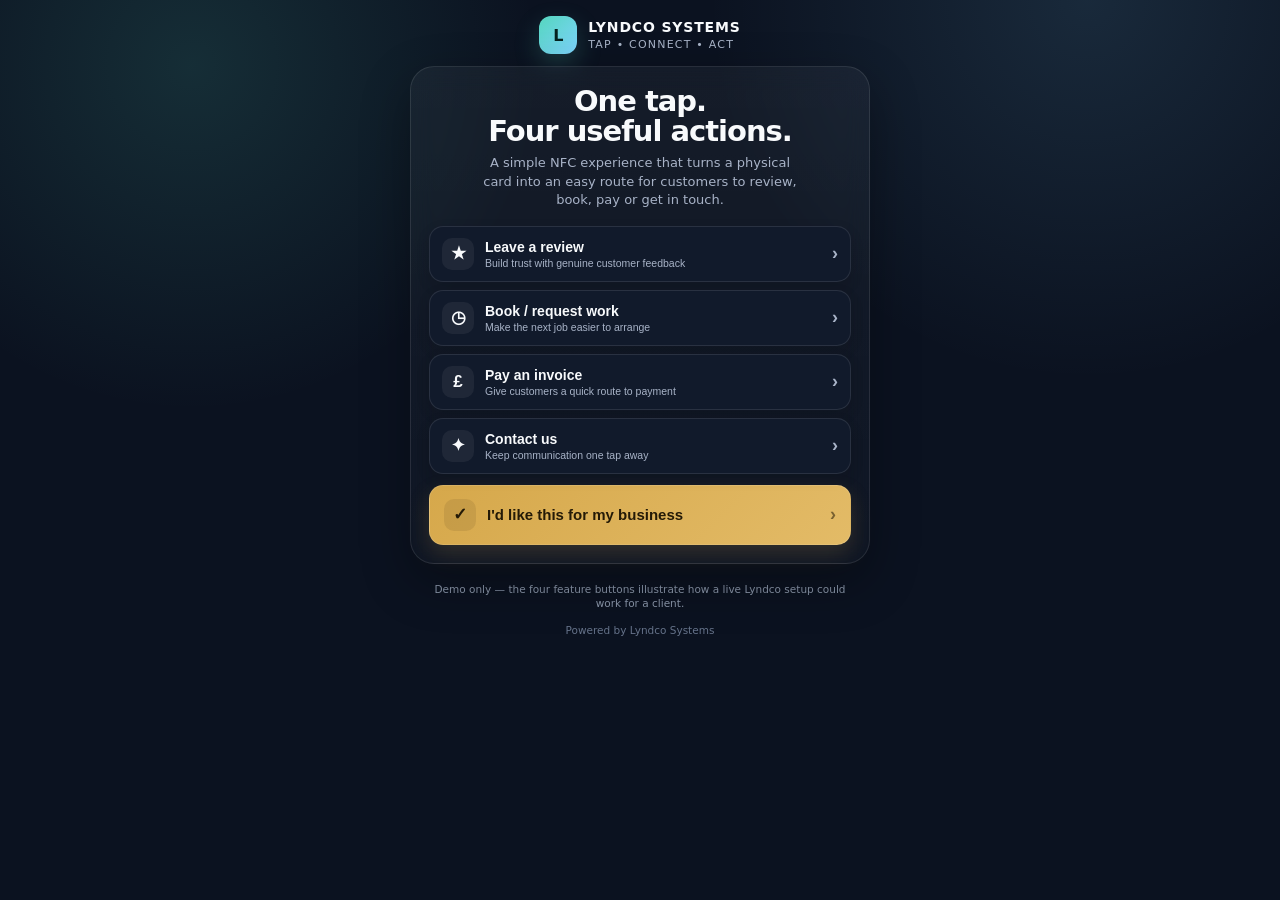
<file: index.html>
<!doctype html>
<html lang="en">
<head>
  <meta charset="utf-8" />
  <meta name="viewport" content="width=device-width, initial-scale=1" />
  <meta name="theme-color" content="#0f172a" />
  <title>Lyndco Systems Demo</title>
  <meta name="description" content="Lyndco Systems NFC demo - one tap to review, book, pay or contact." />
  <meta http-equiv="Content-Security-Policy" content="default-src 'none'; script-src 'self'; style-src 'self'; connect-src https://formspree.io; form-action https://formspree.io; base-uri 'none'; object-src 'none'; frame-src 'none'; img-src 'self' data:; upgrade-insecure-requests">
  <meta name="referrer" content="no-referrer">
  <link rel="stylesheet" href="/demo.css">
</head>
<body>
  <main class="shell">
    <div class="brand">
      <div class="mark">L</div>
      <div class="brand-text">
        <div class="brand-name">LYNDCO SYSTEMS</div>
        <div class="brand-sub">Tap • Connect • Act</div>
      </div>
    </div>

    <section class="card">
      <h1>One tap.<br>Four useful actions.</h1>
      <p class="lead">A simple NFC experience that turns a physical card into an easy route for customers to review, book, pay or get in touch.</p>

      <div class="actions">
        <button type="button" data-demo-title="Leave a review" data-demo-copy="In a live setup, this would open the client's Google review screen directly.">
          <span class="icon">★</span>
          <span class="btn-copy">Leave a review<small>Build trust with genuine customer feedback</small></span>
          <span class="arrow">›</span>
        </button>

        <button type="button" data-demo-title="Book / request work" data-demo-copy="In a live setup, this could open a booking calendar, quote request or service enquiry form.">
          <span class="icon">◷</span>
          <span class="btn-copy">Book / request work<small>Make the next job easier to arrange</small></span>
          <span class="arrow">›</span>
        </button>

        <button type="button" data-demo-title="Pay an invoice" data-demo-copy="In a live setup, this could connect to a secure payment or invoice portal such as Stripe.">
          <span class="icon">£</span>
          <span class="btn-copy">Pay an invoice<small>Give customers a quick route to payment</small></span>
          <span class="arrow">›</span>
        </button>

        <button type="button" data-demo-title="Contact us" data-demo-copy="In a live setup, this could offer phone, text, WhatsApp, email or a contact form.">
          <span class="icon">✦</span>
          <span class="btn-copy">Contact us<small>Keep communication one tap away</small></span>
          <span class="arrow">›</span>
        </button>
      </div>

      <button type="button" class="cta" id="openInterest">
        <span class="icon">✓</span>
        <span>I'd like this for my business</span>
        <span class="arrow">›</span>
      </button>
    </section>

    <div class="note">Demo only — the four feature buttons illustrate how a live Lyndco setup could work for a client.</div>
    <div class="footer">Powered by Lyndco Systems</div>
  </main>

  <div class="modal" id="demoModal" aria-hidden="true">
    <div class="modal-box">
      <h2 id="demoTitle">Demo feature</h2>
      <p id="demoText"></p>
      <button type="button" class="close" id="closeDemo">Close demo</button>
    </div>
  </div>

  <div class="modal" id="interestModal" aria-hidden="true">
    <div class="modal-box">
      <h2>Register your interest</h2>
      <p>Leave your details and Lyndco Systems will get in touch about setting this up for your business.</p>

      <form id="interestForm" action="https://formspree.io/f/mljdyknv" method="POST">
        <input type="hidden" name="_subject" value="New Lyndco Systems demo enquiry">
        <div class="hp" aria-hidden="true">
          <label>Leave this field empty<input type="text" name="_gotcha" tabindex="-1" autocomplete="off"></label>
        </div>

        <div class="form-grid">
          <label>
            Full Name
            <input type="text" name="Full Name" autocomplete="name" required>
          </label>
          <label>
            Company Name
            <input type="text" name="Company Name" autocomplete="organization" required>
          </label>
          <label>
            Mobile Number
            <input type="tel" name="Mobile Number" autocomplete="tel" required>
          </label>
          <label>
            Email
            <input type="email" name="Email" autocomplete="email" required>
          </label>

          <button type="submit" class="submit" id="submitInterest">Register My Interest</button>
        </div>

        <div class="status ok" id="successMessage">Thanks — your details have been sent. Lyndco Systems will be in touch.</div>
        <div class="status err" id="errorMessage">That didn't send. Please try again in a moment.</div>
      </form>

      <button type="button" class="secondary" id="closeInterest">Close</button>
    </div>
  </div>

  <script src="/demo.js" defer></script>
</body>
</html>
</file>
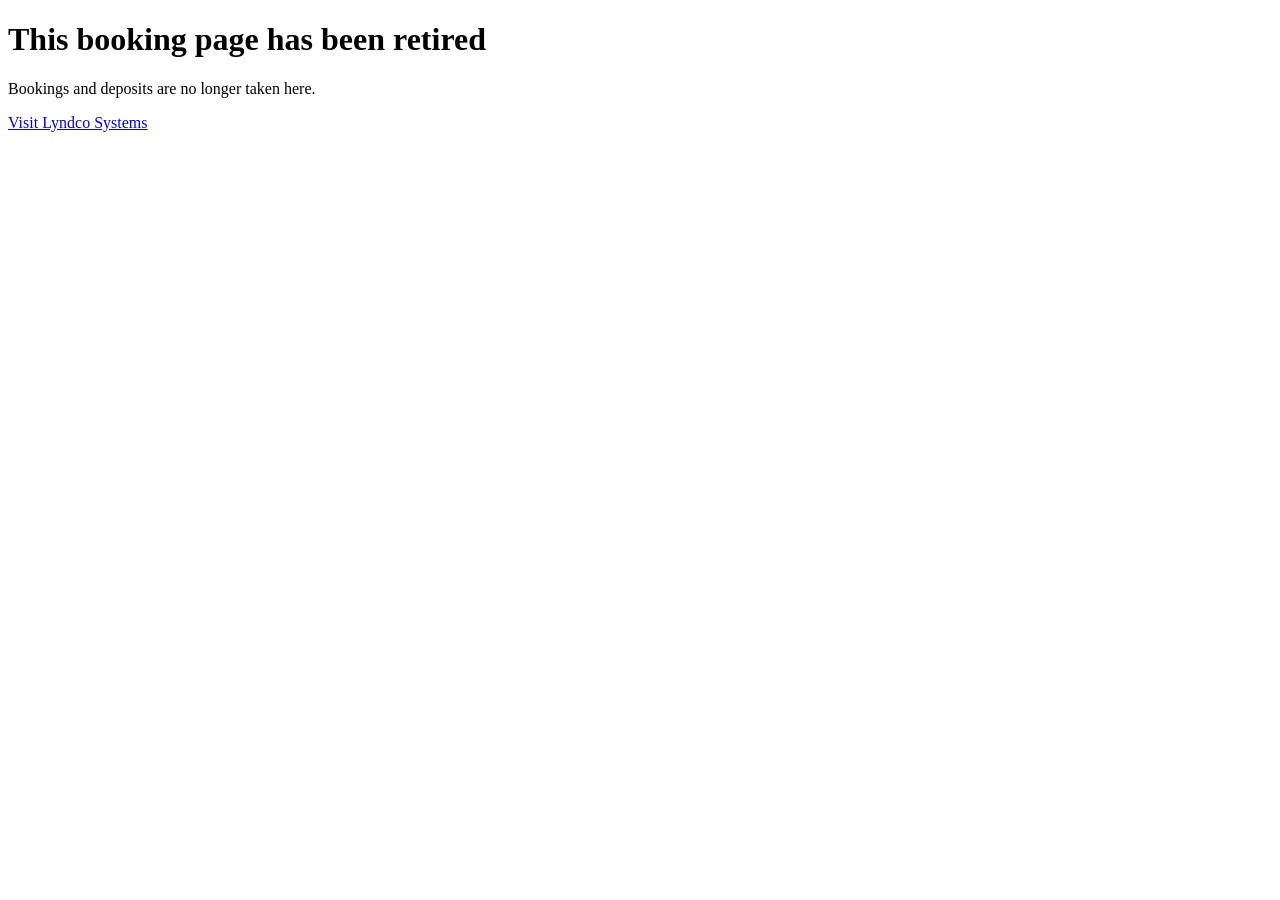
<file: book/index.html>
<!doctype html><html lang="en-GB"><head><meta charset="utf-8"><meta name="viewport" content="width=device-width,initial-scale=1"><meta name="robots" content="noindex,follow"><title>Booking page retired | Lyndco Systems</title></head><body><main><h1>This booking page has been retired</h1><p>Bookings and deposits are no longer taken here.</p><p><a href="https://www.lyndcosystems.com/">Visit Lyndco Systems</a></p></main></body></html>
</file>
<file: demo.css>
:root{
      --bg:#0b1220;
      --panel:#111a2b;
      --panel2:#162237;
      --text:#f8fafc;
      --muted:#a8b3c7;
      --line:rgba(255,255,255,.10);
      --accent:#55d6be;
      --accent2:#7dd3fc;
      --gold:#d6a84b;
      --gold2:#e3bb67;
      --shadow:0 18px 50px rgba(0,0,0,.32);
    }
    *{box-sizing:border-box}
    html,body{margin:0;min-height:100%;font-family:Inter,ui-sans-serif,system-ui,-apple-system,BlinkMacSystemFont,"Segoe UI",sans-serif;background:
      radial-gradient(circle at 15% 10%,rgba(85,214,190,.14),transparent 28%),
      radial-gradient(circle at 85% 0%,rgba(125,211,252,.12),transparent 30%),
      var(--bg);color:var(--text)}
    body{display:flex;align-items:center;justify-content:center;padding:16px}
    .shell{width:min(100%,460px)}
    .brand{display:flex;align-items:center;justify-content:center;gap:11px;margin-bottom:12px}
    .mark{width:38px;height:38px;border-radius:12px;background:linear-gradient(135deg,var(--accent),var(--accent2));display:grid;place-items:center;color:#06231f;font-weight:900;box-shadow:0 10px 26px rgba(85,214,190,.22)}
    .brand-text{line-height:1}
    .brand-name{font-weight:800;letter-spacing:.06em;font-size:14px}
    .brand-sub{margin-top:5px;color:var(--muted);font-size:11px;letter-spacing:.11em;text-transform:uppercase}
    .card{background:linear-gradient(180deg,rgba(255,255,255,.045),rgba(255,255,255,.02));border:1px solid var(--line);border-radius:24px;padding:20px 18px 18px;box-shadow:var(--shadow);backdrop-filter:blur(12px)}
    h1{font-size:29px;line-height:1.02;margin:0 0 8px;letter-spacing:-.035em;text-align:center}
    .lead{margin:0 auto 16px;text-align:center;color:var(--muted);font-size:13px;line-height:1.42;max-width:38ch}
    .actions{display:grid;gap:8px}
    button{width:100%;border:1px solid var(--line);background:var(--panel);color:var(--text);padding:11px 12px;border-radius:14px;text-align:left;display:flex;align-items:center;gap:11px;font-size:14px;font-weight:700;cursor:pointer;transition:.18s ease;box-shadow:0 5px 14px rgba(0,0,0,.12)}
    button:hover,button:focus{transform:translateY(-1px);background:var(--panel2);outline:none;border-color:rgba(125,211,252,.35)}
    .icon{width:32px;height:32px;border-radius:10px;display:grid;place-items:center;background:rgba(255,255,255,.06);font-size:17px;flex:0 0 auto}
    .btn-copy{display:flex;flex-direction:column;gap:2px}
    .btn-copy small{font-size:10.5px;color:var(--muted);font-weight:500}
    .arrow{margin-left:auto;color:var(--muted);font-size:18px}
    .cta{margin-top:11px;background:linear-gradient(135deg,var(--gold),var(--gold2));border-color:rgba(255,255,255,.12);color:#241a07;justify-content:center;text-align:center;font-size:15px;padding:13px 14px;box-shadow:0 9px 22px rgba(214,168,75,.18)}
    .cta:hover,.cta:focus{background:linear-gradient(135deg,#dfb65d,#edc97b);border-color:rgba(255,255,255,.2)}
    .cta .icon{background:rgba(36,26,7,.09);color:#241a07}
    .cta .arrow{color:rgba(36,26,7,.55)}
    .note{margin:10px 6px 0;padding:8px 10px;color:#8b97aa;font-size:10.5px;line-height:1.35;text-align:center}
    .footer{text-align:center;color:#66738a;font-size:10.5px;margin-top:6px}
    .modal{position:fixed;inset:0;background:rgba(2,6,23,.78);display:none;align-items:center;justify-content:center;padding:18px;z-index:50}
    .modal.show{display:flex}
    .modal-box{width:min(100%,390px);background:#111a2b;border:1px solid var(--line);border-radius:20px;padding:20px;box-shadow:var(--shadow);max-height:92vh;overflow:auto}
    .modal-box h2{margin:0 0 7px;font-size:20px}
    .modal-box p{margin:0 0 16px;color:var(--muted);line-height:1.45;font-size:13px}
    .close{background:linear-gradient(135deg,var(--accent),var(--accent2));color:#05201d;text-align:center;justify-content:center}
    .form-grid{display:grid;gap:11px}
    label{display:grid;gap:5px;color:#dce5f2;font-size:12px;font-weight:700}
    input{width:100%;border:1px solid var(--line);background:#0c1423;color:var(--text);border-radius:12px;padding:12px 13px;font:inherit;font-size:14px;outline:none}
    input:focus{border-color:rgba(125,211,252,.55);box-shadow:0 0 0 3px rgba(125,211,252,.08)}
    .submit{margin-top:3px;background:linear-gradient(135deg,var(--gold),var(--gold2));color:#241a07;text-align:center;justify-content:center}
    .secondary{margin-top:8px;background:transparent;justify-content:center;text-align:center;color:var(--muted)}
    .status{display:none;margin-top:12px;padding:10px 12px;border-radius:12px;font-size:12px;line-height:1.4}
    .status.show{display:block}
    .status.ok{background:rgba(85,214,190,.08);border:1px solid rgba(85,214,190,.2);color:#c9fff4}
    .status.err{background:rgba(248,113,113,.08);border:1px solid rgba(248,113,113,.2);color:#fecaca}
    .hp{position:absolute!important;left:-9999px!important;width:1px!important;height:1px!important;overflow:hidden!important}
    @media (max-width:420px){
      body{padding:12px}
      h1{font-size:27px}
      .card{padding:17px 15px 15px}
      .brand{margin-bottom:9px}
      .lead{margin-bottom:12px}
      .actions{gap:7px}
      button{padding:10px 11px}
      .cta{padding:12px}
    }
    @media (max-height:720px){
      body{align-items:flex-start;padding-top:8px}
      .brand{margin-bottom:7px}
      .mark{width:34px;height:34px}
      h1{font-size:24px;margin-bottom:6px}
      .lead{font-size:12px;margin-bottom:10px}
      .card{padding:14px 14px 13px}
      .actions{gap:6px}
      button{padding:8px 10px}
      .icon{width:28px;height:28px;font-size:15px}
      .btn-copy small{font-size:9.5px}
      .cta{margin-top:8px;padding:10px}
      .note{margin-top:6px;padding:5px 8px}
      .footer{margin-top:3px}
    }
</file>
